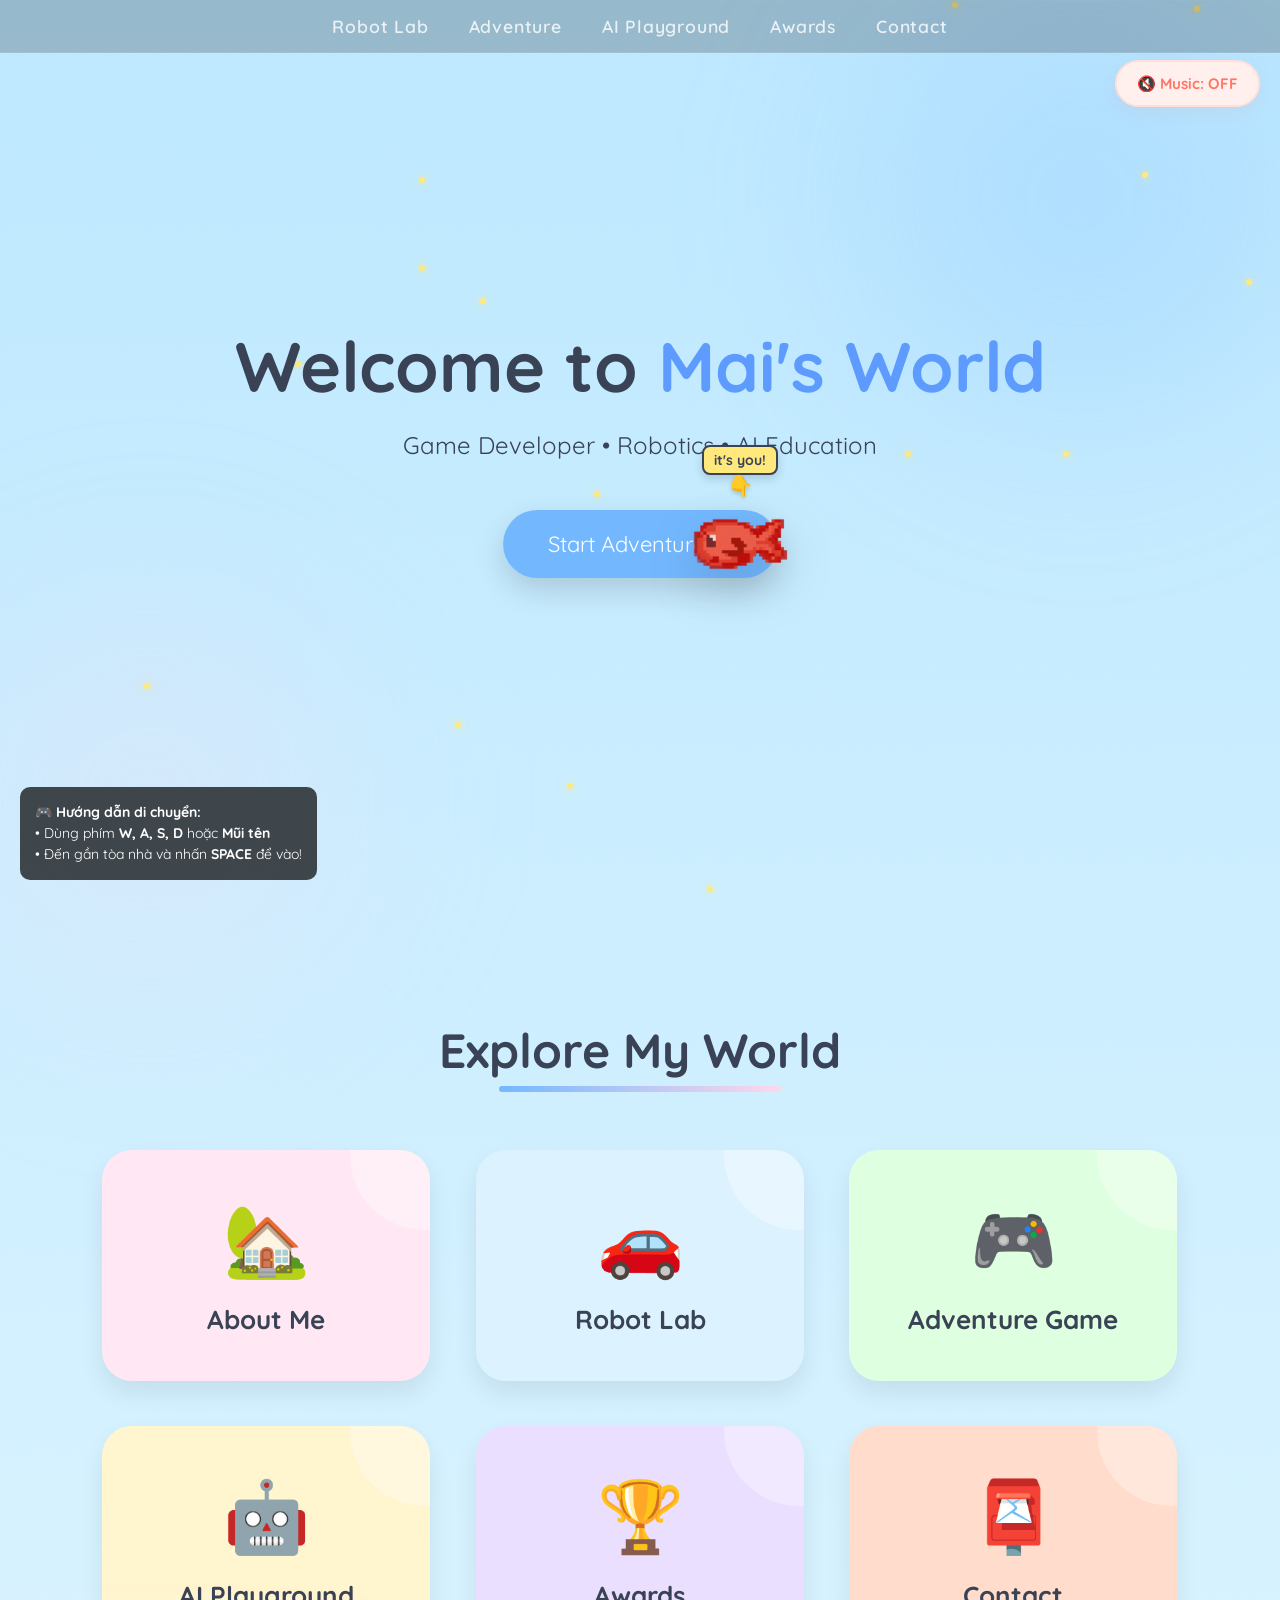
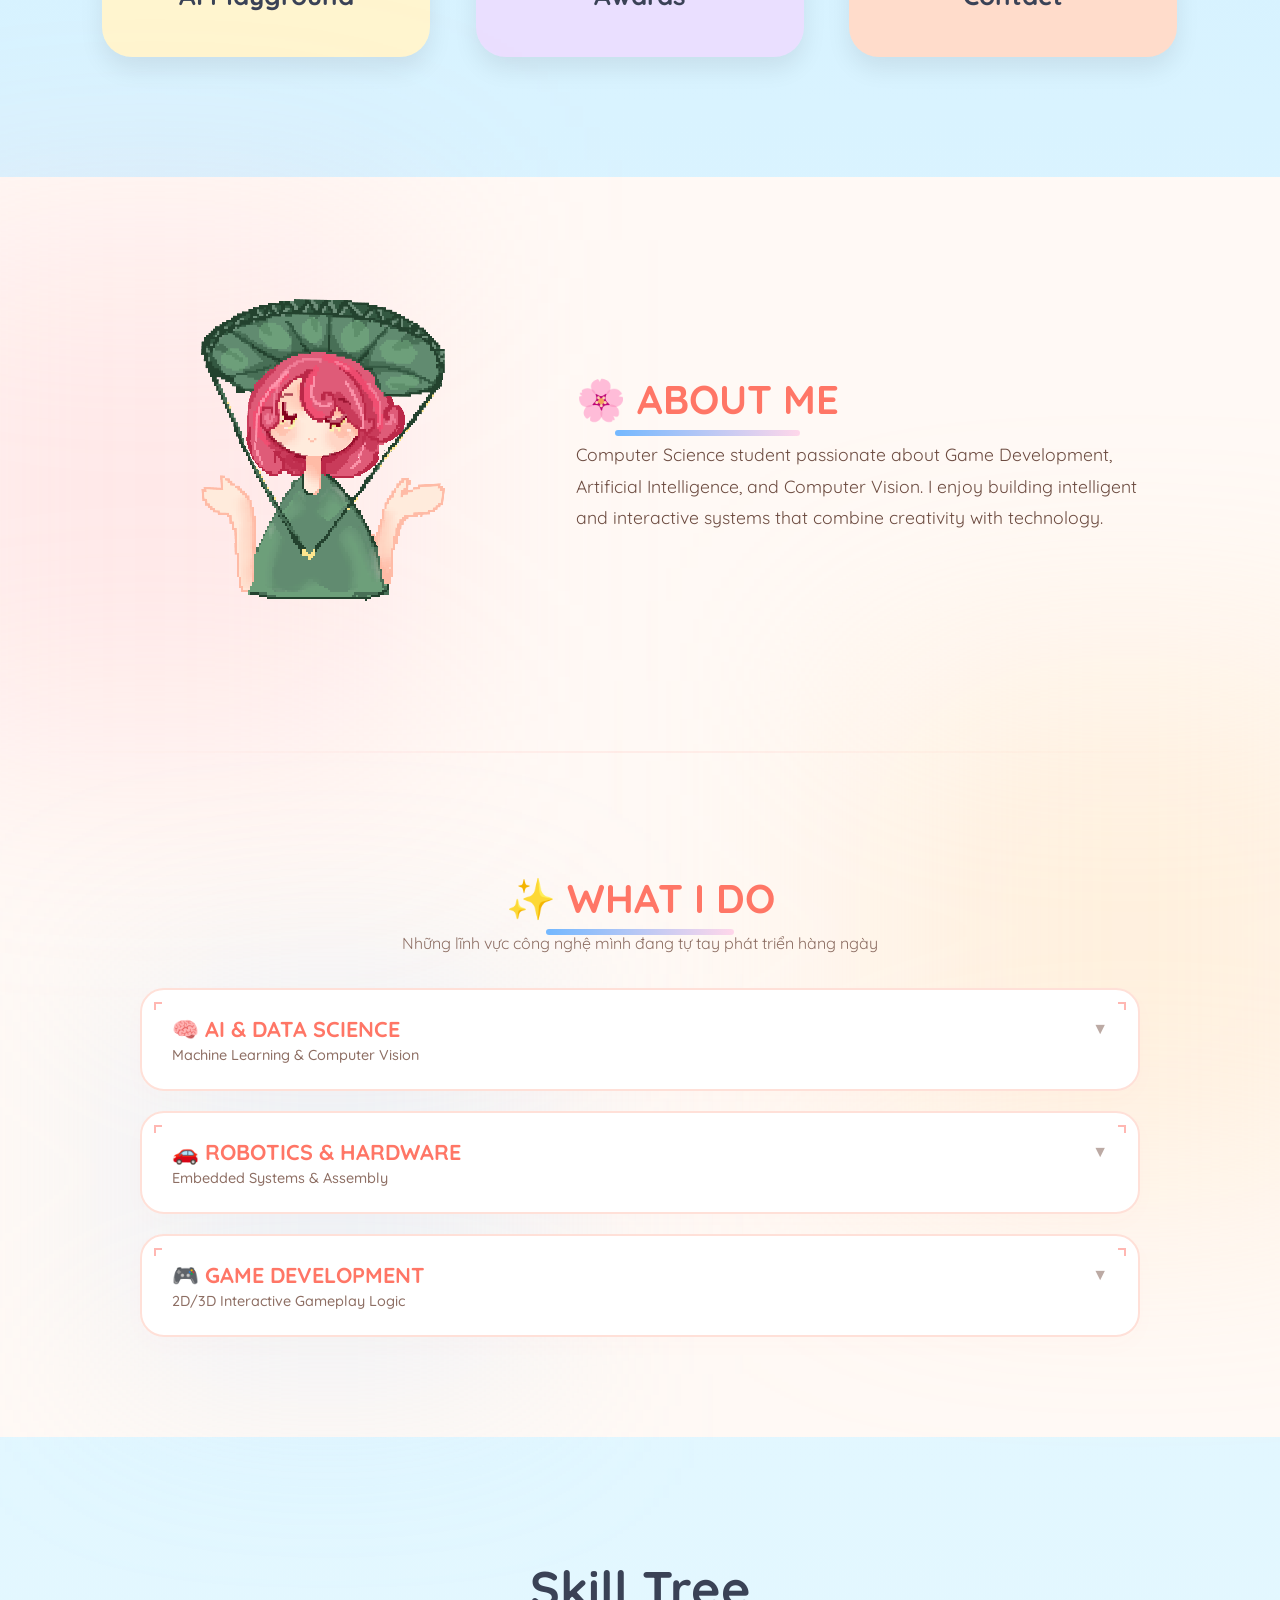
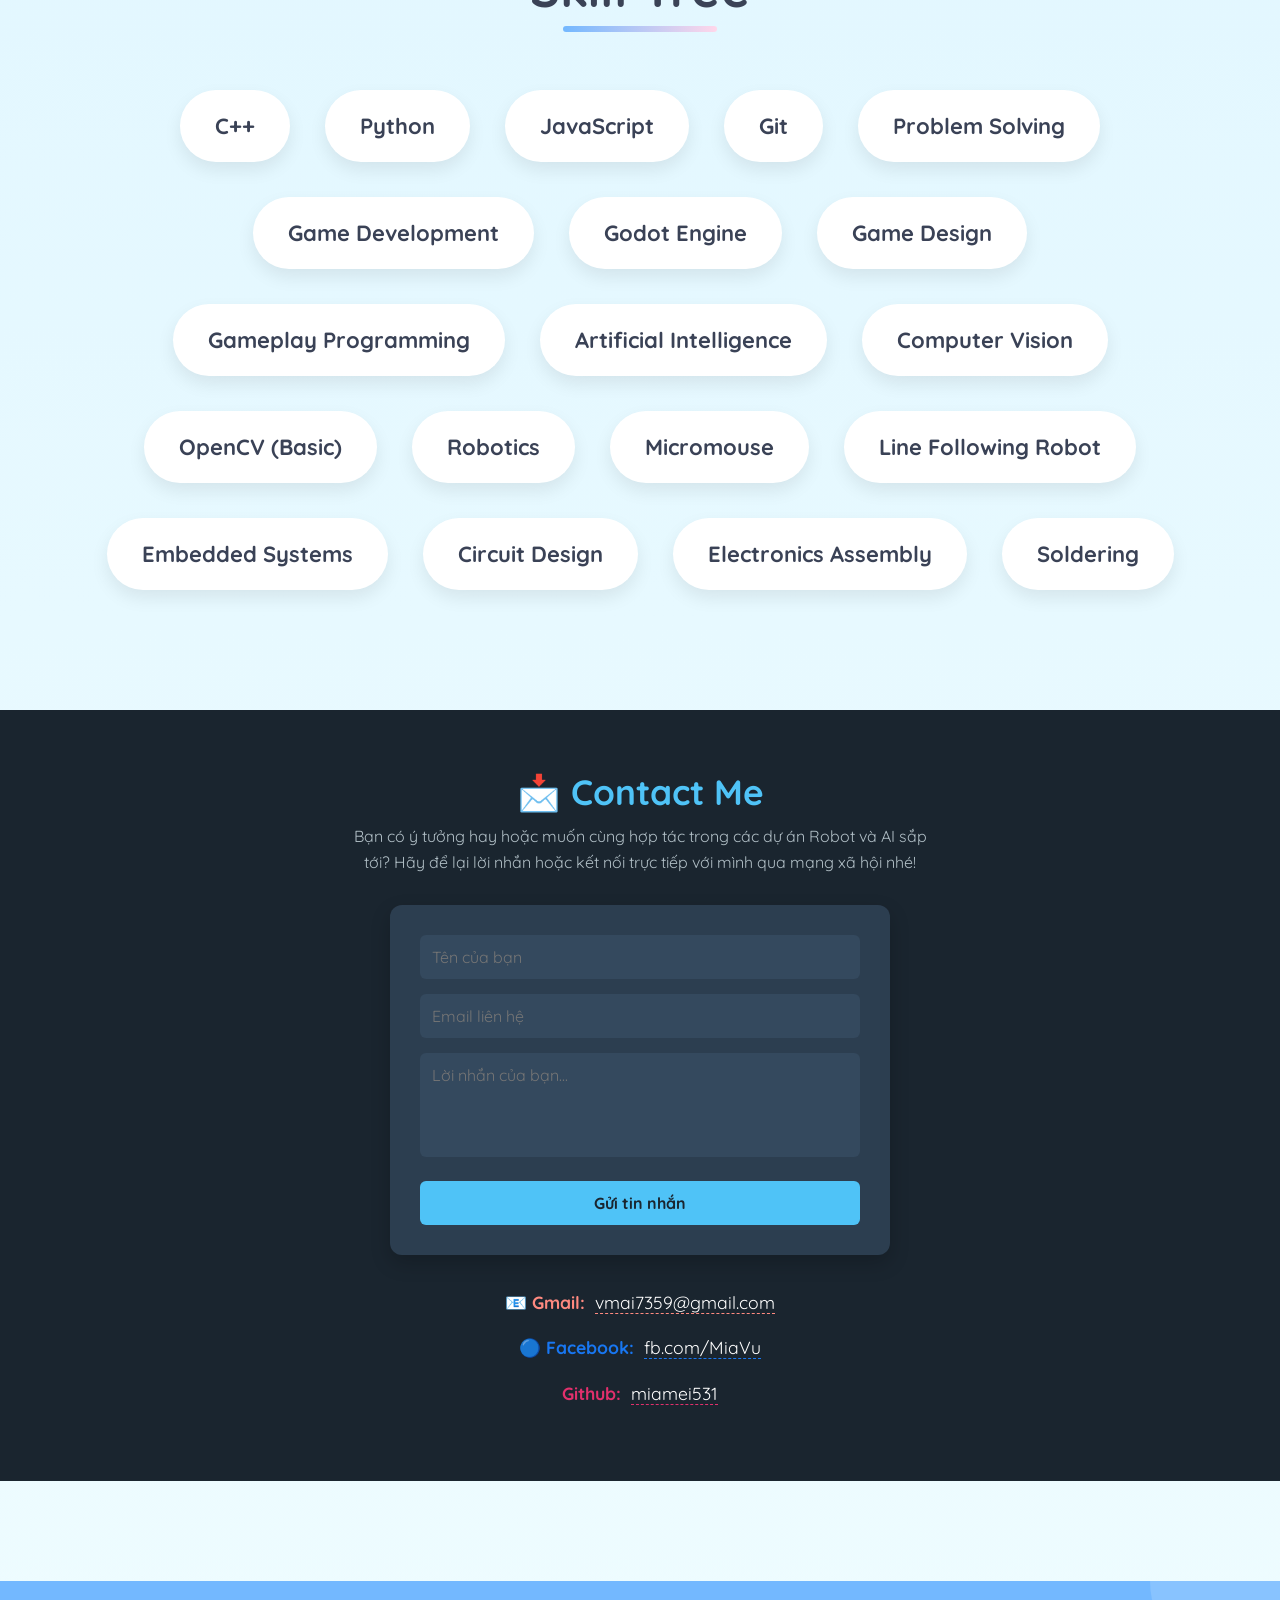
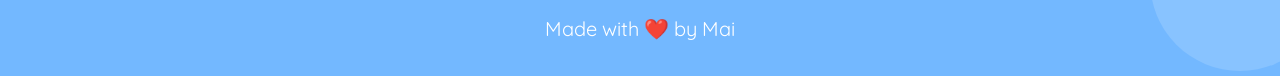
<file: index.html>
<!DOCTYPE html>
<html lang="en">

<head>
    <meta charset="UTF-8">
    <meta name="viewport" content="width=device-width, initial-scale=1.0">
    <title>Mai's World</title>
    <link rel="stylesheet" href="style.css">
    <link rel="preconnect" href="https://fonts.googleapis.com">
    <link rel="preconnect" href="https://fonts.gstatic.com" crossorigin>
    <link href="https://fonts.googleapis.com/css2?family=Quicksand:wght@400;600;700&display=swap" rel="stylesheet">
    
    <!-- ĐƯA CSS MENU LÊN HEAD ĐỂ TRÁNH LÀM VỠ LAYOUT BODY -->
    <style>
        #taskboard-nav {
            position: fixed !important;
            top: 0 !important;
            left: 0 !important;
            width: 100% !important;
            box-sizing: border-box !important;
            background: rgba(0, 0, 0, 0.2); /* Dùng nền tối nhẹ thay cho backdrop-filter để tránh lỗi vỡ góc */
            padding: 15px 0 !important;
            z-index: 99999 !important;
            display: flex !important;
            justify-content: center !important;
            gap: 40px !important;
            font-family: 'Segoe UI', -apple-system, sans-serif !important;
            border-bottom: 1px solid rgba(255, 255, 255, 0.1) !important;
        }
        .nav-item-simple {
            color: #ffffff !important; 
            text-decoration: none !important;
            font-size: 1.1rem !important; 
            font-weight: 600 !important; 
            letter-spacing: 0.8px !important;
            opacity: 0.8 !important; 
            transition: opacity 0.2s ease, transform 0.2s ease !important;
            display: inline-block !important;
        }
        .nav-item-simple:hover {
            opacity: 1 !important; 
            transform: translateY(-1px) !important;
        }
    </style>
</head>

<body>

<!-- ==================== TASKBOARD TỐI GIẢN TRÊN CÙNG ==================== -->
<div id="taskboard-nav">
    <a href="robot.html" class="nav-item-simple">Robot Lab</a>
    <a href="adventure.html" class="nav-item-simple">Adventure</a>
    <a href="ai.html" class="nav-item-simple">AI Playground</a>
    <a href="awards.html" class="nav-item-simple">Awards</a>
    <a href="#contact-section" onclick="document.getElementById('contact-section').scrollIntoView({behavior: 'smooth'}); return false;" class="nav-item-simple">Contact</a>
</div>
<!-- ====================================================================== -->

<!--================ LOADING =================-->
<div id="loading-screen">
    <h1>Loading Mai's World...</h1>
    <div class="loading-bar">
        <div class="progress"></div>
    </div>
</div>

<!--================ MUSIC =================-->
<button id="music-btn">🎵 Music</button>

<!--================ SKY =================-->
<div class="sky">
    <div class="cloud cloud1"></div>
    <div class="cloud cloud2"></div>
    <div class="cloud cloud3"></div>
</div>

<!--================ PARTICLES =================-->
<div id="particles"></div>

<!-- BẢNG CHỈ DẪN DI CHUYỂN MỚI THÊM -->
<div id="movement-tutorial" style="position: fixed; bottom: 20px; left: 20px; background: rgba(0,0,0,0.7); color: white; padding: 15px; border-radius: 10px; font-size: 14px; z-index: 9999; pointer-events: none; line-height: 1.5;">
    🎮 <b>Hướng dẫn di chuyển:</b><br>
    • Dùng phím <b>W, A, S, D</b> hoặc <b>Mũi tên</b><br>
    • Đến gần tòa nhà và nhấn <b>SPACE</b> để vào!
</div>

<!--================ HERO =================-->
<section id="hero">
    <h1>Welcome to <span>Mai's World</span></h1>
    <p>Game Developer • Robotics • AI Education</p>
    <button id="startBtn">Start Adventure →</button>
</section>

<!--================ CHARACTER =================-->
<section id="character">
    <div class="avatar">
        <div class="player-pointer">
            <span class="pointer-text">it's you!</span>
            <div class="pointer-arrow">👇</div>
        </div>
        <img src="assets/avatar.png">
    </div>
</section>

<!--================ MAP =================-->
<section id="world">
    <h2>Explore My World</h2>
    <div class="map">
        <div class="building" onclick="openAbout()">
            🏡
            <h3>About Me</h3>
        </div>

        <div class="building" onclick="openRobot()">
            🚗
            <h3>Robot Lab</h3>
        </div>

        <div class="building" onclick="openAdventure()">
            🎮
            <h3>Adventure Game</h3>
        </div>

        <div class="building" onclick="openAI()">
            🤖
            <h3>AI Playground</h3>
        </div>

        <div class="building" onclick="openAwards()">
            🏆
            <h3>Awards</h3>
        </div>

        <div class="building" onclick="document.getElementById('contact-section').scrollIntoView({behavior: 'smooth'});">
            📮
            <h3>Contact</h3>
        </div>
    </div>
</section>

<!-- ==================== GỘP SMOOTH SMOOTH SECTION: ABOUT ME & WHAT I DO (ĐÃ BỔ SUNG GAME DEV) ==================== -->
<section id="about" style="
    background: #fff9f5; /* Đồng bộ một màu nền duy nhất chạy xuyên suốt */
    color: #5c4d46; 
    padding: 100px 20px; 
    position: relative; 
    font-family: 'Quicksand', 'Segoe UI', sans-serif;
    display: flex;
    flex-direction: column;
    align-items: center;
    gap: 120px; /* Tạo khoảng cách rộng rãi giữa 2 khối */
">
    <!-- Các đốm sáng mây pastel bồng bềnh dùng chung cho cả trang -->
    <div style="position: absolute; width: 500px; height: 500px; background: rgba(255, 182, 193, 0.25); filter: blur(120px); top: 5%; left: -100px; pointer-events: none;"></div>
    <div style="position: absolute; width: 500px; height: 500px; background: rgba(255, 224, 178, 0.35); filter: blur(120px); top: 40%; right: -100px; pointer-events: none;"></div>
    <div style="position: absolute; width: 400px; height: 400px; background: rgba(187, 222, 251, 0.25); filter: blur(100px); bottom: 5%; left: 10%; pointer-events: none;"></div>

    <!-- Khởi tạo các CSS hiệu ứng mượt và hít thở -->
    <style>
        /* Hiệu ứng thở của bé tóc hồng lá sen */
        @keyframes cuteBreathing {
            0% { transform: translateY(0px) scale(1); }
            50% { transform: translateY(-12px) scale(1.02); }
            100% { transform: translateY(0px) scale(1); }
        }
        .cute-avatar-smooth {
            max-width: 100%;
            height: auto;
            max-height: 350px;
            animation: cuteBreathing 4s ease-in-out infinite;
            image-rendering: pixelated;
        }

        /* Class nền tảng cho hiệu ứng lướt tới đâu hiện hình tới đó */
        .scroll-reveal {
            opacity: 0;
            transform: translateY(40px);
            transition: opacity 0.8s cubic-bezier(0.25, 1, 0.5, 1), transform 0.8s cubic-bezier(0.25, 1, 0.5, 1);
        }
        /* Khi lướt trúng, JavaScript sẽ tự động thêm class này để hiện hình */
        .scroll-reveal.visible {
            opacity: 1;
            transform: translateY(0);
        }

        /* Style hộp Accordion dễ thương */
        .pastel-box {
            position: relative;
            padding: 25px 30px;
            background: #ffffff;
            border: 2px solid #ffe0d8;
            border-radius: 24px;
            cursor: pointer;
            box-shadow: 0 8px 24px rgba(255, 111, 97, 0.02);
            transition: transform 0.3s ease, box-shadow 0.3s ease, border-color 0.3s;
        }
        .pastel-box:hover {
            transform: translateY(-4px);
            box-shadow: 0 12px 30px rgba(255, 111, 97, 0.06);
        }
        .pastel-box.active {
            border-color: #ffb7b2;
            background: #fffefd;
        }

        /* Chi tiết ẩn xổ bên trong */
        .pastel-details {
            max-height: 0;
            overflow: hidden;
            opacity: 0;
            transition: max-height 0.4s cubic-bezier(0, 1, 0, 1), opacity 0.3s ease, margin-top 0.3s ease;
        }
        .pastel-box.active .pastel-details {
            max-height: 800px;
            opacity: 1;
            margin-top: 15px;
        }
        .pastel-box.active .mini-arrow {
            transform: rotate(180deg);
            color: #ff8a80;
        }

        .pastel-tag-item {
            display: inline-block;
            background: #fff0ed;
            color: #ff7b6e;
            padding: 5px 12px;
            border-radius: 30px;
            font-size: 0.85rem;
            margin: 4px;
            font-weight: 600;
            border: 1px solid #ffe0da;
        }
    </style>


    <!-- ================= KHỐI 1: ABOUT ME ================= -->
    <div class="scroll-reveal" style="max-width: 1000px; width: 100%; display: flex; gap: 60px; align-items: center; flex-wrap: wrap;">
        <!-- Bên trái Khối 1: Ảnh của bạn đang thở nhẹ nhàng -->
        <div style="flex: 1; min-width: 280px; text-align: center;">
            <img src="assets/pixel-girl.PNG" class="cute-avatar-smooth" alt="My Pixel Character">
        </div>
        
        <!-- Bên phải Khối 1: Đoạn giới thiệu bản thân nhẹ nhàng -->
        <div style="flex: 1.5; min-width: 320px;">
            <h2 style="font-size: 2.5rem; font-weight: 800; color: #ff7666; margin: 0 0 15px 0;">🌸 ABOUT ME</h2>
            <p style="font-size: 1.1rem; line-height: 1.8; color: #6d4c41; margin: 0;">
                Computer Science student passionate about Game Development, Artificial Intelligence, and Computer Vision. I enjoy building intelligent and interactive systems that combine creativity with technology.
            </p>
        </div>
    </div>


    <!-- Dải phân cách vô hình hoặc lượn sóng mờ nhẹ mắt thường khó nhận ra -->
    <div style="width: 100%; height: 2px; background: linear-gradient(to right, transparent, rgba(255,183,178,0.2), transparent);"></div>


    <!-- ================= KHỐI 2: WHAT I DO (XỔ ACCORDION - ĐÃ BỔ SUNG GAME DEV) ================= -->
    <div class="scroll-reveal" style="max-width: 1000px; width: 100%; display: flex; flex-direction: column; gap: 35px;">
        
        <!-- Tiêu đề khối 2 -->
        <div style="text-align: center;">
            <h2 style="font-size: 2.5rem; font-weight: 800; color: #ff7666; margin: 0 0 10px 0;">✨ WHAT I DO</h2>
            <p style="font-size: 1rem; color: #8d6e63; margin: 0;">Những lĩnh vực công nghệ mình đang tự tay phát triển hàng ngày</p>
        </div>

        <!-- Các hộp nội dung bo tròn lớn -->
        <div style="display: flex; flex-direction: column; gap: 20px;">
            
            <!-- Hộp AI -->
            <div class="pastel-box" onclick="togglePastelAccordion(this)">
                <div style="position: absolute; top: 12px; left: 12px; width: 8px; height: 8px; border-top: 2px solid #ffb7b2; border-left: 2px solid #ffb7b2;"></div>
                <div style="position: absolute; top: 12px; right: 12px; width: 8px; height: 8px; border-top: 2px solid #ffb7b2; border-right: 2px solid #ffb7b2;"></div>
                <div class="mini-arrow" style="position: absolute; right: 30px; top: 28px; font-size: 1rem; color: #bcaaa4; transition: transform 0.3s;">▼</div>

                <h3 style="font-size: 1.35rem; font-weight: 700; margin: 0 0 4px 0; color: #ff7666;">🧠 AI & DATA SCIENCE</h3>
                <h4 style="font-size: 0.9rem; color: #8d6e63; font-weight: 500; margin: 0;">Machine Learning & Computer Vision</h4>
                
                <div class="pastel-details">
                    <p style="font-size: 0.95rem; color: #6d4c41; line-height: 1.6; margin: 0 0 12px 0;">
                        Tập trung xây dựng các mô hình học máy thông minh và thuật toán xử lý hình ảnh tự động giúp nhận diện vật thể linh hoạt.
                    </p>
                    <div class="pastel-tag-item">👁️ AI Playground System</div>
                    <div class="pastel-tag-item">🤖 Object Detection Model</div>
                </div>
            </div>

            <!-- Hộp Robot -->
            <div class="pastel-box" onclick="togglePastelAccordion(this)">
                <div style="position: absolute; top: 12px; left: 12px; width: 8px; height: 8px; border-top: 2px solid #ffb7b2; border-left: 2px solid #ffb7b2;"></div>
                <div style="position: absolute; top: 12px; right: 12px; width: 8px; height: 8px; border-top: 2px solid #ffb7b2; border-right: 2px solid #ffb7b2;"></div>
                <div class="mini-arrow" style="position: absolute; right: 30px; top: 28px; font-size: 1rem; color: #bcaaa4; transition: transform 0.3s;">▼</div>

                <h3 style="font-size: 1.35rem; font-weight: 700; margin: 0 0 4px 0; color: #ff7666;">🚗 ROBOTICS & HARDWARE</h3>
                <h4 style="font-size: 0.9rem; color: #8d6e63; font-weight: 500; margin: 0;">Embedded Systems & Assembly</h4>
                
                <div class="pastel-details">
                    <p style="font-size: 0.95rem; color: #6d4c41; line-height: 1.6; margin: 0 0 12px 0;">
                        Lập trình vi điều khiển, thiết kế bảng mạch nhúng và tỉ mỉ tối ưu hóa phần cứng cho hệ thống mô hình tự hành độc lập.
                    </p>
                    <div class="pastel-tag-item">🏎️ Micromouse Self-Driving</div>
                    <div class="pastel-tag-item">🔧 Robot Lab Embedded Control</div>
                </div>
            </div>

            <!-- Hộp Game Development (MỚI BỔ SUNG) -->
            <div class="pastel-box" onclick="togglePastelAccordion(this)">
                <div style="position: absolute; top: 12px; left: 12px; width: 8px; height: 8px; border-top: 2px solid #ffb7b2; border-left: 2px solid #ffb7b2;"></div>
                <div style="position: absolute; top: 12px; right: 12px; width: 8px; height: 8px; border-top: 2px solid #ffb7b2; border-right: 2px solid #ffb7b2;"></div>
                <div class="mini-arrow" style="position: absolute; right: 30px; top: 28px; font-size: 1rem; color: #bcaaa4; transition: transform 0.3s;">▼</div>

                <h3 style="font-size: 1.35rem; font-weight: 700; margin: 0 0 4px 0; color: #ff7666;">🎮 GAME DEVELOPMENT</h3>
                <h4 style="font-size: 0.9rem; color: #8d6e63; font-weight: 500; margin: 0;">2D/3D Interactive Gameplay Logic</h4>
                
                <div class="pastel-details">
                    <p style="font-size: 0.95rem; color: #6d4c41; line-height: 1.6; margin: 0 0 12px 0;">
                        Lập trình tư duy logic game, thiết kế màn chơi và tối ưu hiệu năng đồ họa. Xây dựng thế giới tương tác sinh động với lối chơi lôi cuốn độc đáo.
                    </p>
                    <div class="pastel-tag-item">🐟 Adventure Canvas Game</div>
                    <div class="pastel-tag-item">🕹️ Godot Mechanics Simulation</div>
                </div>
            </div>

        </div>
    </div>
</section>

<!-- ================= SCRIPT LOGIC JAVASCRIPT (ĐÓNG MỞ & CUỘN MƯỢT) ================= -->
<script>
    // 1. Hàm đóng mở Accordion
    function togglePastelAccordion(cardElement) {
        const isOpen = cardElement.classList.contains('active');
        document.querySelectorAll('.pastel-box').forEach(card => card.classList.remove('active'));
        if (!isOpen) {
            cardElement.classList.add('active');
        }
    }

    // 2. Logic theo dõi cuộn chuột (Intersection Observer) giúp lướt web đổi hiệu ứng siêu mượt ẩn hiện
    document.addEventListener("DOMContentLoaded", function() {
        const revealElements = document.querySelectorAll('.scroll-reveal');
        
        const observer = new IntersectionObserver((entries) => {
            entries.forEach(entry => {
                if (entry.isIntersecting) {
                    entry.target.classList.add('visible'); // Thêm class hiện hình khi cuộn tới
                }
            });
        }, {
            threshold: 0.15 // Hiện hình khi 15% diện tích khối lọt vào màn hình
        });

        revealElements.forEach(el => observer.observe(el));
    });
</script>
<!--================ SKILLS =================-->
<section id="skills">
    <h2>Skill Tree</h2>

    <div class="skill-tree">
        <!-- Programming -->
        <div class="node">C++</div>
        <div class="node">Python</div>
        <div class="node">JavaScript</div>
        <div class="node">Git</div>
        <div class="node">Problem Solving</div>

        <!-- Game Dev -->
        <div class="node">Game Development</div>
        <div class="node">Godot Engine</div>
        <div class="node">Game Design</div>
        <div class="node">Gameplay Programming</div>

        <!-- AI / Vision -->
        <div class="node">Artificial Intelligence</div>
        <div class="node">Computer Vision</div>
        <div class="node">OpenCV (Basic)</div>

        <!-- Robotics / Embedded -->
        <div class="node">Robotics</div>
        <div class="node">Micromouse</div>
        <div class="node">Line Following Robot</div>
        <div class="node">Embedded Systems</div>

        <!-- Hardware -->
        <div class="node">Circuit Design</div>
        <div class="node">Electronics Assembly</div>
        <div class="node">Soldering</div>
    </div>
</section>

<!-- ================= CONG CONTACT (LIÊN HỆ) ================= -->
<div id="contact-section" style="background: #1a252f; color: white; padding: 60px 20px; text-align: center; font-family: 'Segoe UI', sans-serif;">
    <h2 style="color: #4fc3f7; font-size: 2.2rem; margin-bottom: 10px;">📩 Contact Me</h2>
    <p style="color: #b0bec5; max-width: 600px; margin: 0 auto 30px auto; line-height: 1.6;">
        Bạn có ý tưởng hay hoặc muốn cùng hợp tác trong các dự án Robot và AI sắp tới? Hãy để lại lời nhắn hoặc kết nối trực tiếp với mình qua mạng xã hội nhé!
    </p>
    
    <div style="max-width: 500px; margin: 0 auto; background: #2c3e50; padding: 30px; border-radius: 12px; box-shadow: 0 8px 20px rgba(0,0,0,0.2); margin-bottom: 30px;">
        <form onsubmit="alert('Cảm ơn bạn đã gửi tin nhắn! Mình sẽ phản hồi sớm nhất.'); return false;">
            <input type="text" placeholder="Tên của bạn" required style="width: 100%; padding: 12px; margin-bottom: 15px; border: none; border-radius: 6px; box-sizing: border-box; background: #34495e; color: white; font-size: 1rem;">
            <input type="email" placeholder="Email liên hệ" required style="width: 100%; padding: 12px; margin-bottom: 15px; border: none; border-radius: 6px; box-sizing: border-box; background: #34495e; color: white; font-size: 1rem;">
            <textarea placeholder="Lời nhắn của bạn..." rows="4" required style="width: 100%; padding: 12px; margin-bottom: 20px; border: none; border-radius: 6px; box-sizing: border-box; background: #34495e; color: white; font-size: 1rem; resize: none;"></textarea>
            <button type="submit" style="background: #4fc3f7; color: #1a252f; border: none; padding: 12px 30px; font-weight: bold; border-radius: 6px; cursor: pointer; font-size: 1rem; width: 100%; transition: 0.3s;">Gửi tin nhắn</button>
        </form>
    </div>

    <div style="display: block; margin-top: 20px; font-size: 1.1rem; line-height: 2;">
        <div style="margin-bottom: 10px;">
            <span style="color: #ff8a80; font-weight: bold;">📧 Gmail:</span> 
            <a href="mailto:vmai7359@gmail.com" style="color: #ffffff; text-decoration: none; border-bottom: 1px dashed #ff8a80; margin-left: 5px;">vmai7359@gmail.com</a>
        </div>
        <div style="margin-bottom: 10px;">
            <span style="color: #1877f2; font-weight: bold;">🔵 Facebook:</span> 
            <a href="https://www.facebook.com/mia.vu.concahaha/" target="_blank" style="color: #ffffff; text-decoration: none; border-bottom: 1px dashed #1877f2; margin-left: 5px;">fb.com/MiaVu</a>
        </div>
        <div style="margin-bottom: 10px;">
            <span style="color: #e1306c; font-weight: bold;">Github:</span> 
            <a href="https://github.com/miamei531" target="_blank" style="color: #ffffff; text-decoration: none; border-bottom: 1px dashed #e1306c; margin-left: 5px;">miamei531</a>
        </div>
    </div>
</div>

<!--================ FOOTER =================-->
<footer>
    Made with ❤️ by Mai
</footer>

<script src="script.js"></script>

</body>
</html>
</file>
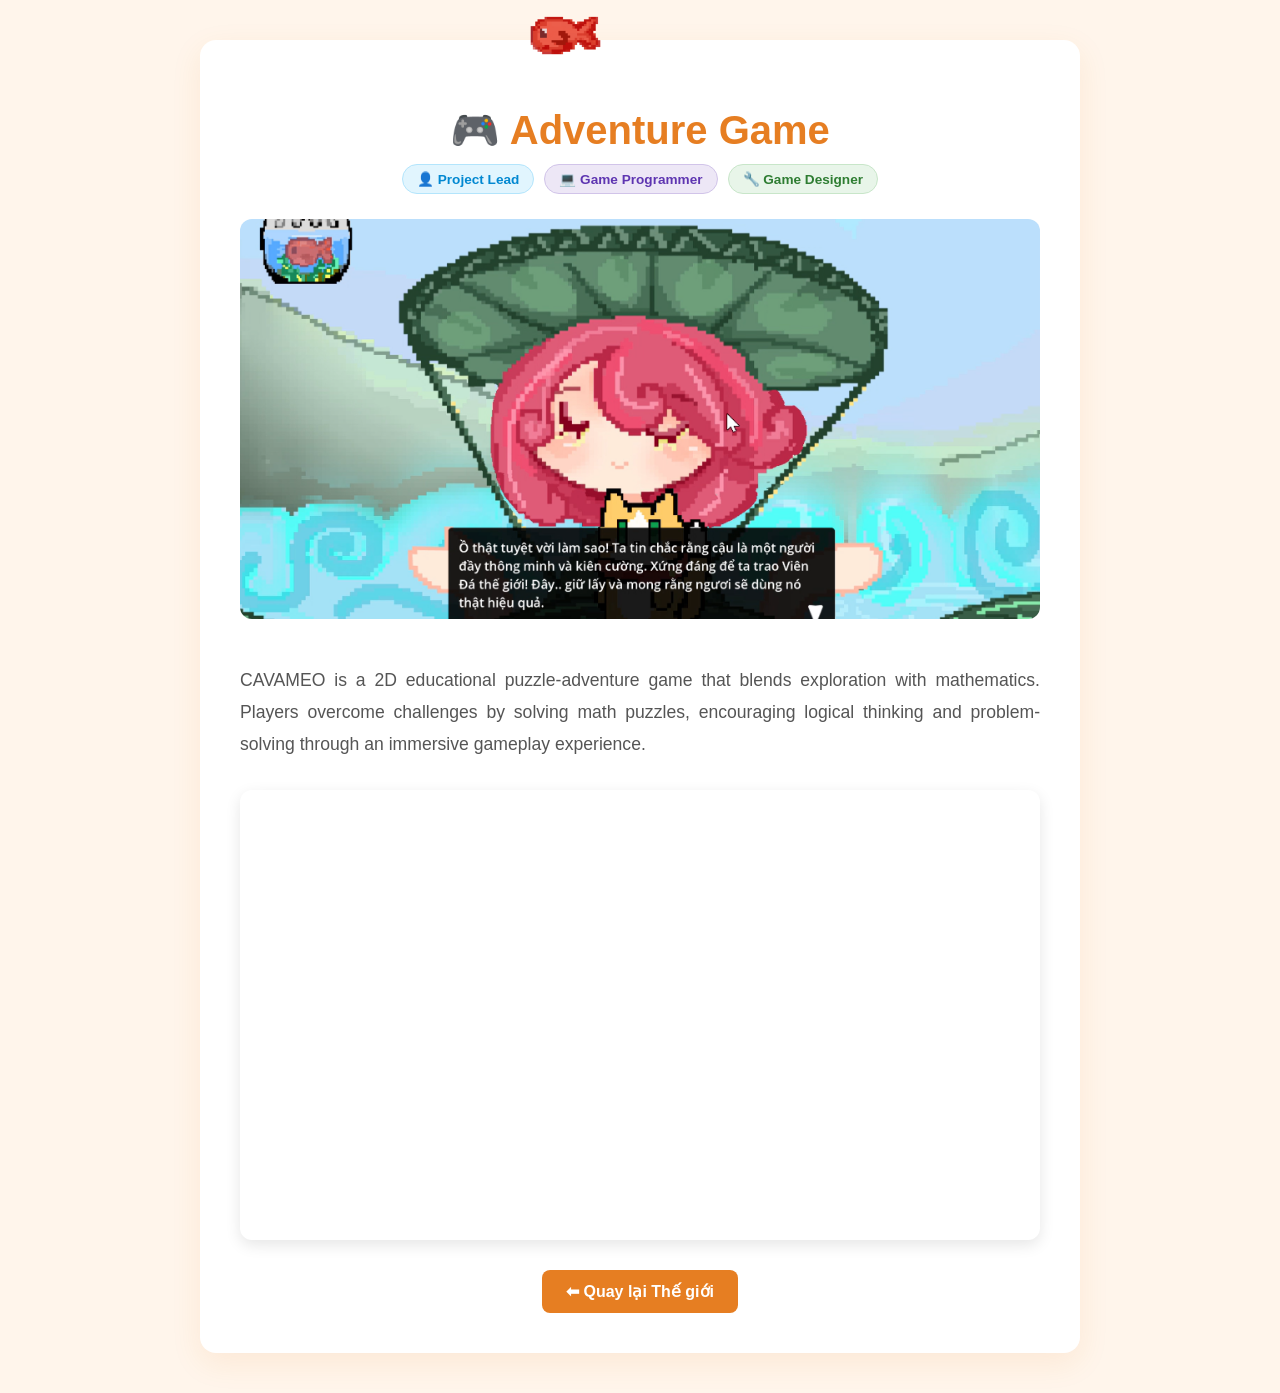
<file: adventure.html>
<!DOCTYPE html>
<html lang="vi">
<head>
    <meta charset="UTF-8">
    <meta name="viewport" content="width=device-width, initial-scale=1.0">
    <title>Adventure Game - Mai's World</title>
    <style>
        /* --- ĐOẠN MỚI THÊM: ẨN CHUỘT VÀ TẠO HÌNH CON CÁ --- */
        *, *::before, *::after, body {
            cursor: none !important;
        }
        .fish-cursor {
            position: fixed;
            width: 150px;
            height: auto;
            pointer-events: none;
            z-index: 9999;
            transform: translate(-50%, -50%);
            transition: transform 0.05s ease-out;
        }
        /* ------------------------------------------------ */

        body {
            font-family: 'Segoe UI', Tahoma, Geneva, Verdana, sans-serif;
            background-color: #fff5eb;
            color: #333;
            margin: 0;
            padding: 40px 20px;
            display: flex;
            flex-direction: column;
            align-items: center;
        }
        .container {
            max-width: 800px;
            background: white;
            padding: 40px;
            border-radius: 16px;
            box-shadow: 0 10px 30px rgba(230, 126, 34, 0.1);
            text-align: center;
        }
        h1 {
            color: #e67e22;
            font-size: 2.5rem;
            margin-bottom: 20px;
        }
        .project-img {
            width: 100%;
            max-height: 400px;
            object-fit: cover;
            border-radius: 12px;
            margin-bottom: 25px;
        }
        p {
            font-size: 1.1rem;
            line-height: 1.8;
            color: #555;
            text-align: justify;
            margin-bottom: 30px;
        }
        .video-container {
            position: relative;
            padding-bottom: 56.25%;
            height: 0;
            overflow: hidden;
            border-radius: 12px;
            box-shadow: 0 5px 15px rgba(0,0,0,0.1);
            margin-bottom: 30px;
        }
        .video-container iframe {
            position: absolute;
            top: 0;
            left: 0;
            width: 100%;
            height: 100%;
            border: 0;
        }
        .back-btn {
            display: inline-block;
            padding: 12px 24px;
            background: #e67e22;
            color: white;
            text-decoration: none;
            border-radius: 8px;
            font-weight: bold;
            transition: 0.3s;
        }
        .back-btn:hover {
            background: #d35400;
            transform: translateY(-2px);
        }
    </style>
</head>
<body>

    <!-- THẺ CON CÁ -->
    <img src="assets/avatar.png" class="fish-cursor" id="fishCursor">

    <div class="container">
        <h1>🎮 Adventure Game</h1>
        <div style="display: flex; justify-content: center; gap: 10px; margin: -10px 0 25px 0; flex-wrap: wrap;">
            <span style="background: #e1f5fe; color: #0288d1; padding: 6px 14px; border-radius: 20px; font-size: 0.85rem; font-weight: bold; border: 1px solid #b3e5fc;">👤 Project Lead</span>
            <span style="background: #ede7f6; color: #5e35b1; padding: 6px 14px; border-radius: 20px; font-size: 0.85rem; font-weight: bold; border: 1px solid #d1c4e9;">💻 Game Programmer</span>
            <span style="background: #e8f5e9; color: #2e7d32; padding: 6px 14px; border-radius: 20px; font-size: 0.85rem; font-weight: bold; border: 1px solid #c8e6c9;">🔧 Game Designer</span>
        </div>
        <img class="project-img" src="assets/cavameo.png" alt="Adventure Game">
        <p>
            CAVAMEO is a 2D educational puzzle-adventure game that blends exploration with mathematics. Players overcome challenges by solving math puzzles, encouraging logical thinking and problem-solving through an immersive gameplay experience.
        </p>
        <div class="video-container">
            <iframe
                src="https://www.youtube.com/embed/nzNtra9L1J4"
                title="Adventure Game Demo"
                allow="accelerometer; autoplay; clipboard-write; encrypted-media; gyroscope; picture-in-picture; web-share"
                referrerpolicy="strict-origin-when-cross-origin"
                allowfullscreen>
            </iframe>
        </div>    
        <a href="index.html" class="back-btn">⬅ Quay lại Thế giới</a>
    </div>

    <!-- SCRIPT ĐIỀU KHIỂN CÁ -->
    <script>
        const fish = document.getElementById('fishCursor');
        let lastX = 0;

        document.addEventListener('mousemove', (e) => {
            fish.style.left = e.clientX + 'px';
            fish.style.top = e.clientY + 'px';

            if (e.clientX < lastX) {
                fish.style.transform = 'translate(-50%, -50%) scaleX(-1)';
            } else if (e.clientX > lastX) {
                fish.style.transform = 'translate(-50%, -50%) scaleX(1)';
            }
            lastX = e.clientX;
        });
    </script>
</body>
</html>
</file>
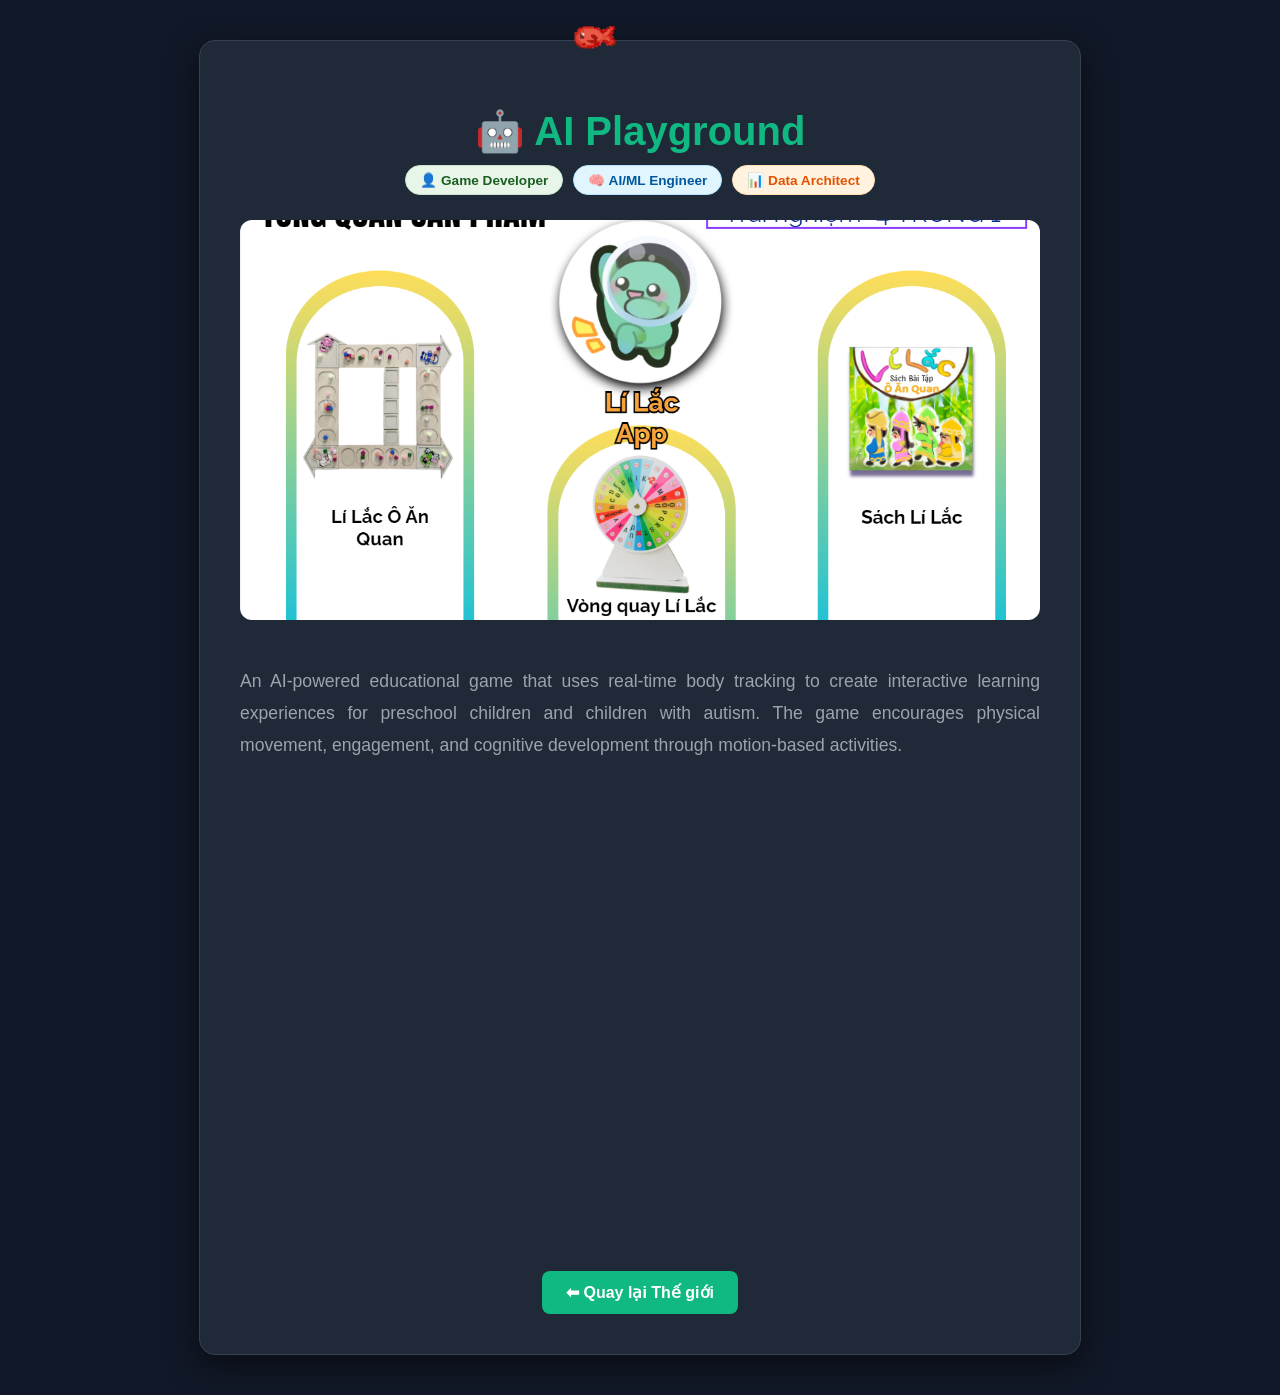
<file: ai.html>
<!DOCTYPE html>
<html lang="vi">
<head>
    <meta charset="UTF-8">
    <meta name="viewport" content="width=device-width, initial-scale=1.0">
    <title>AI Playground - Mai's World</title>
    <style>
        *, *::before, *::after, body { cursor: none !important; }
        .fish-cursor { position: fixed; width: 90px; height: auto; pointer-events: none; z-index: 9999; transform: translate(-50%, -50%); transition: transform 0.05s ease-out; }
        body { font-family: 'Segoe UI', sans-serif; background-color: #111827; color: #f3f4f6; margin: 0; padding: 40px 20px; display: flex; flex-direction: column; align-items: center; }
        .container { max-width: 800px; background: #1f2937; padding: 40px; border-radius: 16px; box-shadow: 0 10px 30px rgba(0,0,0,0.5); text-align: center; border: 1px solid #374151; }
        h1 { color: #10b981; font-size: 2.5rem; margin-bottom: 20px; }
        .project-img { width: 100%; max-height: 400px; object-fit: cover; border-radius: 12px; margin-bottom: 25px; }
        p { font-size: 1.1rem; line-height: 1.8; color: #9ca3af; text-align: justify; margin-bottom: 30px; }
        .video-container { position: relative; padding-bottom: 56.25%; height: 0; overflow: hidden; border-radius: 12px; margin-bottom: 30px; }
        .video-container iframe { position: absolute; top: 0; left: 0; width: 100%; height: 100%; border: 0; }
        .back-btn { display: inline-block; padding: 12px 24px; background: #10b981; color: white; text-decoration: none; border-radius: 8px; font-weight: bold; transition: 0.3s; }
        .back-btn:hover { background: #059669; transform: translateY(-2px); }
    </style>
</head>
<body>
    <img src="assets/avatar.png" class="fish-cursor" id="fishCursor">
    <div class="container">
        <h1>🤖 AI Playground</h1>
        <div style="display: flex; justify-content: center; gap: 10px; margin: -10px 0 25px 0; flex-wrap: wrap;">
            <span style="background: #e8f5e9; color: #1b5e20; padding: 6px 14px; border-radius: 20px; font-size: 0.85rem; font-weight: bold; border: 1px solid #c8e6c9;">👤 Game Developer</span>
            <span style="background: #e1f5fe; color: #01579b; padding: 6px 14px; border-radius: 20px; font-size: 0.85rem; font-weight: bold; border: 1px solid #b3e5fc;">🧠 AI/ML Engineer</span>
            <span style="background: #fff3e0; color: #e65100; padding: 6px 14px; border-radius: 20px; font-size: 0.85rem; font-weight: bold; border: 1px solid #ffe0b2;">📊 Data Architect</span>
        </div>
        <img class="project-img" src="assets/lilac.png" alt="Adventure Game">
        <p>
            An AI-powered educational game that uses real-time body tracking to create interactive learning experiences for preschool children and children with autism. The game encourages physical movement, engagement, and cognitive development through motion-based activities.
        </p>
        <div class="video-container">
            <iframe width="560" height="315" src="https://www.youtube.com/embed/zNQVtc7DmPU?si=yJ-S4QtBGTcrL67A" title="YouTube video player" frameborder="0" allow="accelerometer; autoplay; clipboard-write; encrypted-media; gyroscope; picture-in-picture; web-share" referrerpolicy="strict-origin-when-cross-origin" allowfullscreen></iframe>
        </div>    
        <a href="index.html" class="back-btn">⬅ Quay lại Thế giới</a>
    </div>
    <script>
        const fish = document.getElementById('fishCursor'); let lastX = 0;
        document.addEventListener('mousemove', (e) => {
            fish.style.left = e.clientX + 'px'; fish.style.top = e.clientY + 'px';
            if (e.clientX < lastX) fish.style.transform = 'translate(-50%, -50%) scaleX(-1)';
            else if (e.clientX > lastX) fish.style.transform = 'translate(-50%, -50%) scaleX(1)';
            lastX = e.clientX;
        });
    </script>
</body>
</html>
</file>
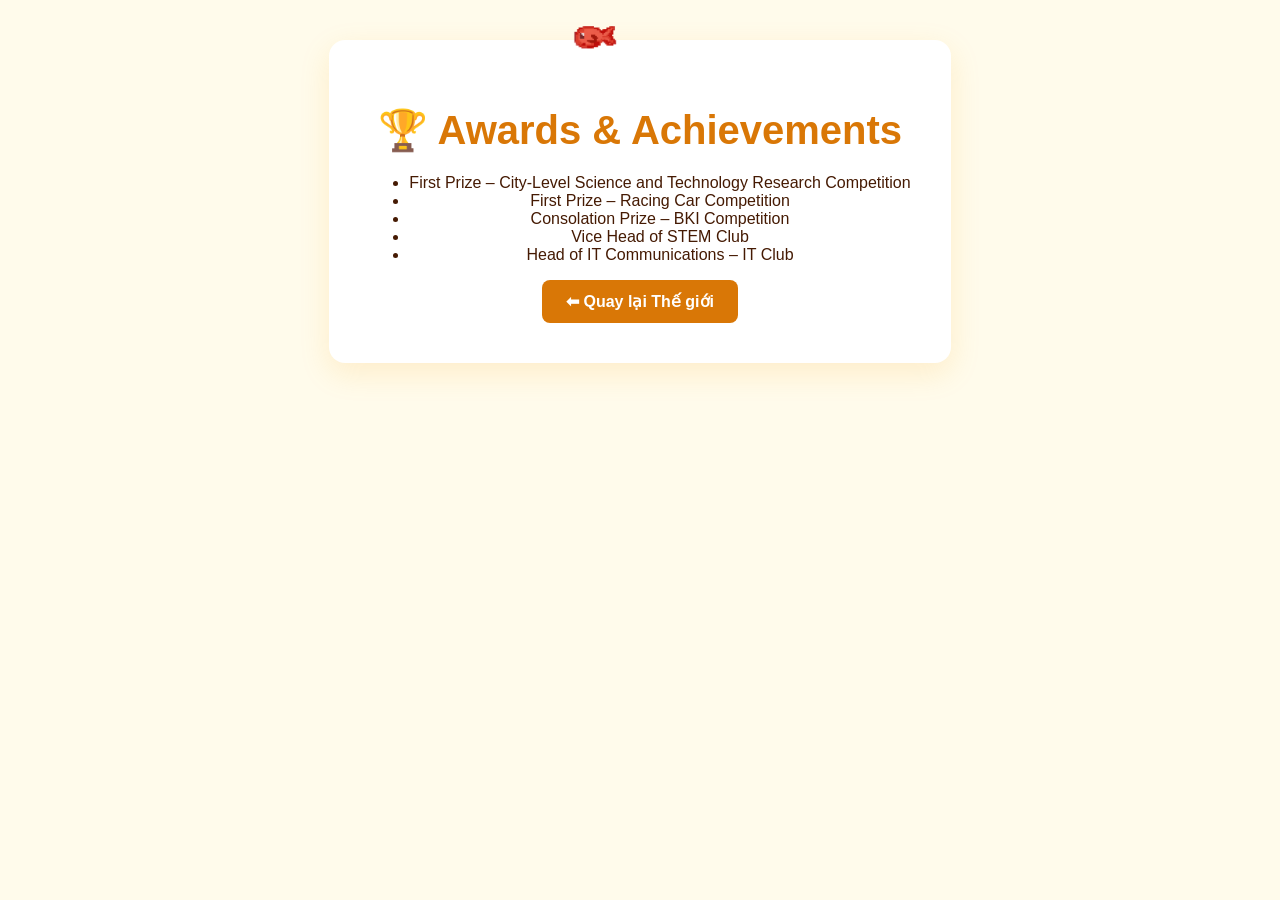
<file: awards.html>
<!DOCTYPE html>
<html lang="vi">
<head>
    <meta charset="UTF-8">
    <meta name="viewport" content="width=device-width, initial-scale=1.0">
    <title>Awards - Mai's World</title>
    <style>
        *, *::before, *::after, body { cursor: none !important; }
        .fish-cursor { position: fixed; width: 90px; height: auto; pointer-events: none; z-index: 9999; transform: translate(-50%, -50%); transition: transform 0.05s ease-out; }
        body { font-family: 'Segoe UI', sans-serif; background-color: #fffbeb; color: #451a03; margin: 0; padding: 40px 20px; display: flex; flex-direction: column; align-items: center; }
        .container { max-width: 800px; background: white; padding: 40px; border-radius: 16px; box-shadow: 0 10px 30px rgba(245, 158, 11, 0.15); text-align: center; }
        h1 { color: #d97706; font-size: 2.5rem; margin-bottom: 20px; }
        .project-img { width: 100%; max-height: 400px; object-fit: cover; border-radius: 12px; margin-bottom: 25px; }
        p { font-size: 1.1rem; line-height: 1.8; color: #78350f; text-align: justify; margin-bottom: 30px; }
        .video-container { position: relative; padding-bottom: 56.25%; height: 0; overflow: hidden; border-radius: 12px; margin-bottom: 30px; }
        .video-container iframe { position: absolute; top: 0; left: 0; width: 100%; height: 100%; border: 0; }
        .back-btn { display: inline-block; padding: 12px 24px; background: #d97706; color: white; text-decoration: none; border-radius: 8px; font-weight: bold; transition: 0.3s; }
        .back-btn:hover { background: #b45309; transform: translateY(-2px); }
    </style>
</head>
<body>
    <img src="assets/avatar.png" class="fish-cursor" id="fishCursor">
    <div class="container">
        <h1>🏆 Awards & Achievements</h1>
    <ul>
        <li>First Prize – City-Level Science and Technology Research Competition</li>
        <li>First Prize – Racing Car Competition</li>
        <li>Consolation Prize – BKI Competition</li>
        <li>Vice Head of STEM Club</li>
        <li>Head of IT Communications – IT Club</li>
    </ul>
        <a href="index.html" class="back-btn">⬅ Quay lại Thế giới</a>
    </div>
    <script>
        const fish = document.getElementById('fishCursor'); let lastX = 0;
        document.addEventListener('mousemove', (e) => {
            fish.style.left = e.clientX + 'px'; fish.style.top = e.clientY + 'px';
            if (e.clientX < lastX) fish.style.transform = 'translate(-50%, -50%) scaleX(-1)';
            else if (e.clientX > lastX) fish.style.transform = 'translate(-50%, -50%) scaleX(1)';
            lastX = e.clientX;
        });
    </script>
</body>
</html>
</file>
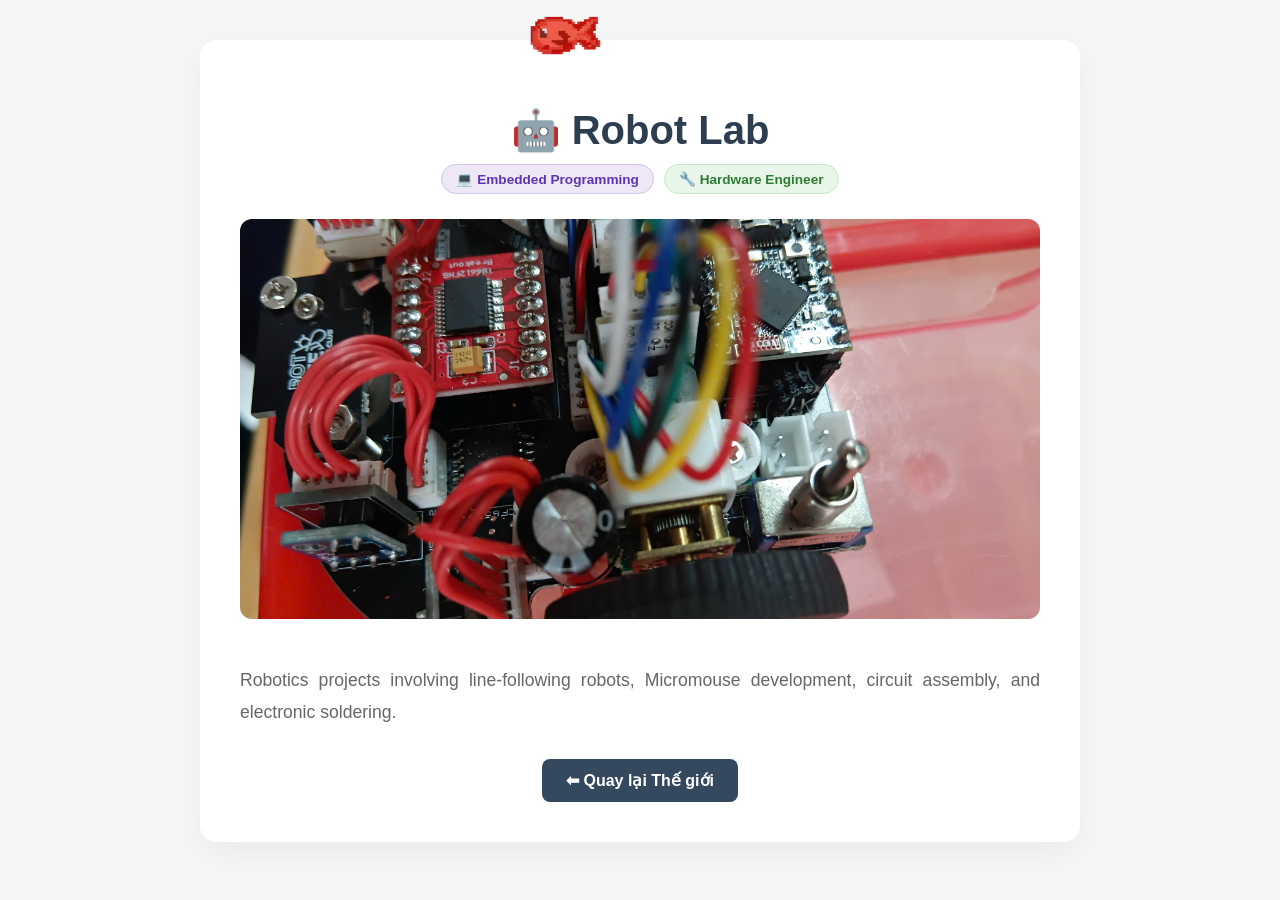
<file: robot.html>
<!DOCTYPE html>
<html lang="vi">
<head>
    <meta charset="UTF-8">
    <meta name="viewport" content="width=device-width, initial-scale=1.0">
    <title>Robot Lab - Mai's World</title>
    <style>
        /* --- ĐOẠN MỚI THÊM: ẨN CHUỘT VÀ TẠO HÌNH CON CÁ --- */
        *, *::before, *::after, body {
            cursor: none !important; /* Ẩn hoàn toàn chuột mặc định */
        }
        .fish-cursor {
            position: fixed;
            width: 150px; /* Độ rộng của con cá */
            height: auto;
            pointer-events: none; /* Tránh cản trở việc click nút bấm */
            z-index: 9999; /* Luôn nổi lên trên cùng */
            transform: translate(-50%, -50%); /* Căn giữa tâm con cá vào đầu chuột */
            transition: transform 0.05s ease-out; /* Tạo độ mượt nhẹ khi cá bơi theo */
        }
        /* ------------------------------------------------ */

        body {
            font-family: 'Segoe UI', Tahoma, Geneva, Verdana, sans-serif;
            background-color: #f4f7f6;
            color: #333;
            margin: 0;
            padding: 40px 20px;
            display: flex;
            flex-direction: column;
            align-items: center;
        }
        .container {
            max-width: 800px;
            background: white;
            padding: 40px;
            border-radius: 16px;
            box-shadow: 0 10px 30px rgba(0,0,0,0.05);
            text-align: center;
        }
        h1 {
            color: #2c3e50;
            font-size: 2.5rem;
            margin-bottom: 20px;
        }
        .project-img {
            width: 100%;
            max-height: 400px;
            object-fit: cover;
            border-radius: 12px;
            margin-bottom: 25px;
        }
        p {
            font-size: 1.1rem;
            line-height: 1.8;
            color: #666;
            text-align: justify;
            margin-bottom: 30px;
        }
        .video-container {
            position: relative;
            padding-bottom: 56.25%;
            height: 0;
            overflow: hidden;
            border-radius: 12px;
            box-shadow: 0 5px 15px rgba(0,0,0,0.1);
            margin-bottom: 30px;
        }
        .video-container iframe {
            position: absolute;
            top: 0;
            left: 0;
            width: 100%;
            height: 100%;
            border: 0;
        }
        .back-btn {
            display: inline-block;
            padding: 12px 24px;
            background: #34495e;
            color: white;
            text-decoration: none;
            border-radius: 8px;
            font-weight: bold;
            transition: 0.3s;
        }
        .back-btn:hover {
            background: #2c3e50;
            transform: translateY(-2px);
        }
    </style>
</head>
<body>

    <!-- THẺ CON CÁ (Đổi assets/mat.jpg thành link ảnh con cá chuẩn của bạn nếu cần) -->
    <img src="assets/avatar.png" class="fish-cursor" id="fishCursor">

    <div class="container">
        <h1>🤖 Robot Lab</h1>
        <div style="display: flex; justify-content: center; gap: 10px; margin: -10px 0 25px 0; flex-wrap: wrap;">
            <span style="background: #ede7f6; color: #5e35b1; padding: 6px 14px; border-radius: 20px; font-size: 0.85rem; font-weight: bold; border: 1px solid #d1c4e9;">💻 Embedded Programming</span>
            <span style="background: #e8f5e9; color: #2e7d32; padding: 6px 14px; border-radius: 20px; font-size: 0.85rem; font-weight: bold; border: 1px solid #c8e6c9;">🔧 Hardware Engineer</span>
        </div>
        <img class="project-img" src="assets/xemohinh.jpg" alt="Robot Lab">
        <p>
            Robotics projects involving line-following robots, Micromouse development, circuit assembly, and electronic soldering.
        </p>
        <a href="index.html" class="back-btn">⬅ Quay lại Thế giới</a>
    </div>

    <!-- ĐOẠN SCRIPT ĐIỀU KHIỂN CÁ CHẠY THEO CHUỘT -->
    <script>
        const fish = document.getElementById('fishCursor');
        let lastX = 0;

        document.addEventListener('mousemove', (e) => {
            // Cập nhật vị trí cá theo tọa độ chuột
            fish.style.left = e.clientX + 'px';
            fish.style.top = e.clientY + 'px';

            // Xoay đầu cá sang trái/phải dựa theo hướng di chuyển của chuột
            if (e.clientX < lastX) {
                fish.style.transform = 'translate(-50%, -50%) scaleX(-1)'; // Quay đầu sang trái
            } else if (e.clientX > lastX) {
                fish.style.transform = 'translate(-50%, -50%) scaleX(1)';  // Quay đầu sang phải
            }
            lastX = e.clientX;
        });
    </script>
</body>
</html>
</file>
<file: style.css>
/* ==========================================================
                MAI'S WORLD PORTFOLIO
========================================================== */

/* ================= GOOGLE FONT ================= */

@import url('https://fonts.googleapis.com/css2?family=Quicksand:wght@400;600;700&display=swap');

/* ================= COLOR ================= */

:root{

    --sky:#CBEAFF;

    --blue:#73B8FF;

    --grass:#A8E6A3;

    --pink:#FFD7EA;

    --yellow:#FFE97D;

    --white:#FFFFFF;

    --dark:#3A4256;

    --shadow:0px 12px 30px rgba(0,0,0,.15);

}

/* ================= RESET ================= */

*{

    margin:0;

    padding:0;

    box-sizing:border-box;

    font-family:"Quicksand",sans-serif;

}

html{

    scroll-behavior:smooth;

}

body{

    overflow-x:hidden;

    background:linear-gradient(

    180deg,

    #bde8ff 0%,

    #d9f3ff 35%,

    #eefcff 100%

    );

    color:var(--dark);

}
/* ================= LOADING ================= */

#loading-screen{

    position:fixed;

    width:100%;

    height:100vh;

    background:#fff;

    display:flex;

    flex-direction:column;

    justify-content:center;

    align-items:center;

    z-index:9999;

}

.loading-bar{

    width:320px;

    height:20px;

    background:#ddd;

    border-radius:30px;

    overflow:hidden;

    margin-top:30px;

}

.progress{

    width:0%;

    height:100%;

    background:linear-gradient(90deg,#73B8FF,#FFD7EA);

}
/* =========================================================
   GIAO DIỆN NÚT NHẠC (MUSIC BUTTON) - STYLE PASTEL
   ========================================================= */

#music-btn {
    position: fixed;
    top: 60px;
    right: 20px;
    
    /* Ép nổi lên trên cùng, con cá (.avatar có z-index 999) sẽ không cản được chuột */
    z-index: 10000; 
    
    /* Kích thước và khoảng cách */
    padding: 12px 20px;
    min-width: 140px;
    
    /* Phông chữ dễ thương đồng bộ */
    font-family: 'Quicksand', 'Segoe UI', sans-serif;
    font-size: 0.95rem;
    font-weight: 700;
    text-align: center;
    
    /* Giao diện mặc định (Trạng thái TẮT - OFF) */
    background-color: #fff0ed;
    color: #ff7666;
    border: 2px solid #ffe0d8;
    border-radius: 30px;
    
    /* Hiệu ứng con trỏ và chuyển cảnh mượt mà */
    cursor: pointer;
    box-shadow: 0 6px 15px rgba(255, 118, 102, 0.08);
    transition: all 0.3s cubic-bezier(0.25, 0.8, 0.25, 1);
}

/* Hiệu ứng khi di chuột qua nút nhạc */
#music-btn:hover {
    background-color: #ffe0d8;
    color: #ff5240;
    transform: translateY(-2px);
    box-shadow: 0 8px 20px rgba(255, 118, 102, 0.15);
}

/* Hiệu ứng khi ấn chuột xuống (Click) */
#music-btn:active {
    transform: translateY(1px);
    box-shadow: 0 3px 10px rgba(255, 118, 102, 0.1);
}

/* GIAO DIỆN KHI NHẠC ĐANG BẬT (Trạng thái BẬT - ON) */
#music-btn.playing {
    background-color: #ff7666;
    color: #ffffff;
    border-color: #ff7666;
    box-shadow: 0 0 20px rgba(255, 118, 102, 0.35);
    animation: musicPulse 2s infinite ease-in-out;
}

#music-btn.playing:hover {
    background-color: #ff5240;
    border-color: #ff5240;
}

/* =========================================================
   HIỆU ỨNG ĐẬP NHẸ THEO NHỊP (ANIMATION) KHI NHẠC ĐANG PHÁT
   ========================================================= */
@keyframes musicPulse {
    0% {
        transform: scale(1);
        box-shadow: 0 0 15px rgba(255, 118, 102, 0.3);
    }
    50% {
        transform: scale(1.04);
        box-shadow: 0 0 25px rgba(255, 118, 102, 0.5);
    }
    100% {
        transform: scale(1);
        box-shadow: 0 0 15px rgba(255, 118, 102, 0.3);
    }
}
/* ================= SKY ================= */

.sky{

    position:fixed;

    width:100%;

    height:100vh;

    top:0;

    left:0;

    overflow:hidden;

    z-index:-1;

}
.cloud{

    position:absolute;

    background:white;

    border-radius:100px;

    opacity:.8;

}

.cloud::before{

    content:"";

    position:absolute;

    background:white;

    border-radius:100px;

}

.cloud::after{

    content:"";

    position:absolute;

    background:white;

    border-radius:100px;

}

.cloud1{

    width:150px;

    height:55px;

    top:100px;

    left:-200px;

    animation:cloudMove 45s linear infinite;

}

.cloud1::before{

    width:70px;

    height:70px;

    top:-30px;

    left:20px;

}

.cloud1::after{

    width:60px;

    height:60px;

    top:-20px;

    right:20px;

}
.cloud2{

    width:190px;

    height:70px;

    top:220px;

    left:-300px;

    animation:cloudMove 60s linear infinite;

}

.cloud2::before{

    width:90px;

    height:90px;

    left:20px;

    top:-30px;

}

.cloud2::after{

    width:70px;

    height:70px;

    right:20px;

    top:-20px;

}
.cloud3{

    width:120px;

    height:50px;

    top:70px;

    left:-150px;

    animation:cloudMove 35s linear infinite;

}

.cloud3::before{

    width:50px;

    height:50px;

    left:15px;

    top:-20px;

}

.cloud3::after{

    width:40px;

    height:40px;

    right:15px;

    top:-15px;

}
@keyframes cloudMove{

    from{

        transform:translateX(0);

    }

    to{

        transform:translateX(170vw);

    }

}
/* ================= HERO ================= */

#hero{

    min-height:100vh;

    display:flex;

    flex-direction:column;

    justify-content:center;

    align-items:center;

    text-align:center;

}

#hero h1{

    font-size:70px;

}

#hero span{

    color:#5E9BFF;

}

#hero p{

    margin-top:20px;

    font-size:24px;

}
#startBtn{

    margin-top:50px;

    border:none;

    padding:20px 45px;

    border-radius:50px;

    font-size:22px;

    cursor:pointer;

    background:#73B8FF;

    color:white;

    transition:.3s;

    box-shadow:var(--shadow);

}

#startBtn:hover{

    transform:scale(1.08);

}
/* ================= CHARACTER ================= */

.avatar{

    width:200px;

    margin:auto;

}

.avatar img{
    width: 100%;
    max-width: 220px; /* Chỉnh con số này nhỏ lại (ví dụ: 220px) để ảnh nhỏ đi theo ý bạn */
    transition: .4s; /* Giữ lại hiệu ứng mượt mà khi di chuột vào ảnh */
    filter: drop-shadow(0 20px 25px rgba(0,0,0,.15));

    animation:float 3s ease-in-out infinite;

}
@keyframes float{

0%{

transform:translateY(0);

}

50%{

transform:translateY(-15px);

}

100%{

transform:translateY(0);

}

}
/* ===========================
        WORLD SECTION
=========================== */

#world{

    padding:120px 8%;

    text-align:center;

}

#world h2{

    font-size:48px;

    margin-bottom:70px;

}

.map{

    display:grid;

    grid-template-columns:repeat(3,1fr);

    gap:45px;

    max-width:1200px;

    margin:auto;

}

/* ===========================
        BUILDING CARD
=========================== */

.building{

    background:white;

    border-radius:30px;

    padding:45px;

    cursor:pointer;

    transition:.35s;

    box-shadow:0 12px 25px rgba(0,0,0,.08);

    position:relative;

    overflow:hidden;

}

.building::before{

    content:"";

    position:absolute;

    width:150px;

    height:150px;

    background:rgba(255,255,255,.3);

    border-radius:50%;

    top:-70px;

    right:-70px;

}

.building:hover{

    transform:translateY(-15px) scale(1.05);

    box-shadow:0 25px 40px rgba(0,0,0,.15);

}

.building{

    font-size:70px;

}

.building h3{

    margin-top:20px;

    font-size:26px;

    color:#3A4256;

}

.building:nth-child(1){

    background:#FFE8F3;

}

.building:nth-child(2){

    background:#DDF2FF;

}

.building:nth-child(3){

    background:#DFFFE1;

}

.building:nth-child(4){

    background:#FFF5CF;

}

.building:nth-child(5){

    background:#EADFFF;

}

.building:nth-child(6){

    background:#FFDCCB;

}

/* ===========================
          ABOUT
=========================== */

#about{

    padding:5px 10%;

}

#about h2{

    text-align:center;

    font-size:50px;

    margin-bottom:60px;

}

.about-container{

    display:flex;

    align-items:center;

    justify-content:space-between;

    gap:80px;

}

.left{

    flex:1;

}

.left img {
    width: 100%;
    max-width: 320px; /* Chỉnh con số này nhỏ lại (ví dụ: 220px) để ảnh nhỏ đi theo ý bạn */
    transition: .4s; /* Giữ lại hiệu ứng mượt mà khi di chuột vào ảnh */
    filter: drop-shadow(0 20px 25px rgba(0,0,0,.15));
}

.right{

    flex:1;

}

.right h3{

    font-size:40px;

    margin-bottom:25px;

}

.right p{

    line-height:1.8;

    font-size:20px;

}

.right ul{

    margin-top:35px;

    list-style:none;

}

.right li{

    font-size:20px;

    padding:12px 0;

}

/* ===========================
        SKILLS
=========================== */

#skills{

    padding:120px 8%;

    text-align:center;

}

#skills h2{

    font-size:50px;

    margin-bottom:70px;

}

.skill-tree{

    display:flex;

    flex-wrap:wrap;

    justify-content:center;

    gap:35px;

}

.node{

    padding:22px 35px;

    background:white;

    border-radius:40px;

    font-weight:bold;

    font-size:22px;

    cursor:pointer;

    transition:.3s;

    box-shadow:0 8px 18px rgba(0,0,0,.08);

}

.node:hover{

    transform:scale(1.12);

    background:#73B8FF;

    color:white;

}

/* ===========================
          FOOTER
=========================== */

footer{

    margin-top:100px;

    background:#73B8FF;

    color:white;

    padding:35px;

    text-align:center;

    font-size:20px;

}

/* ===========================
      SCROLLBAR
=========================== */

::-webkit-scrollbar{

    width:12px;

}

::-webkit-scrollbar-thumb{

    background:#73B8FF;

    border-radius:20px;

}

::-webkit-scrollbar-track{

    background:#F7F7F7;

}

/* ===========================
        RESPONSIVE
=========================== */

@media(max-width:1000px){

.map{

grid-template-columns:1fr 1fr;

}

.about-container{

flex-direction:column;

text-align:center;

}

}

@media(max-width:700px){

#hero h1{

font-size:45px;

}

.map{

grid-template-columns:1fr;

}

#world h2{

font-size:38px;

}

#skills h2{

font-size:38px;

}

#about h2{

font-size:38px;

}

.node{

font-size:18px;

padding:18px 28px;

}

}
/* ==========================================================
                    GAME FEEL EFFECTS
========================================================== */

/* ===========================
        SECTION TITLE
=========================== */

section h2{

    position:relative;

    display:inline-block;
    margin-bottom:60px;

}

section h2::after{

    content:"";

    position:absolute;

    width:70%;

    height:6px;

    left:15%;

    bottom:-12px;

    border-radius:20px;

    background:linear-gradient(
        90deg,
        #73B8FF,
        #FFD7EA
    );

}

/* ===========================
        CARD FLOAT
=========================== */

.building{

    animation:cardFloat 5s ease-in-out infinite;

}

.building:nth-child(2){

    animation-delay:.4s;

}

.building:nth-child(3){

    animation-delay:.8s;

}

.building:nth-child(4){

    animation-delay:1.2s;

}

.building:nth-child(5){

    animation-delay:1.6s;

}

.building:nth-child(6){

    animation-delay:2s;

}

@keyframes cardFloat{

    0%{

        transform:translateY(0px);

    }

    50%{

        transform:translateY(-10px);

    }

    100%{

        transform:translateY(0px);

    }

}

/* ===========================
        SHINY CARD
=========================== */

.building::after{

    content:"";

    position:absolute;

    top:-100%;

    left:-100%;

    width:80%;

    height:300%;

    background:rgba(255,255,255,.35);

    transform:rotate(25deg);

    transition:.8s;

}

.building:hover::after{

    left:150%;

}

/* ===========================
        BUTTON
=========================== */

#startBtn{

    position:relative;

    overflow:hidden;

}

#startBtn::before{

    content:"";

    position:absolute;

    width:40px;

    height:220%;

    background:white;

    opacity:.3;

    left:-60px;

    top:-40px;

    transform:rotate(25deg);

}

#startBtn:hover::before{

    animation:buttonLight .7s linear;

}

@keyframes buttonLight{

    from{

        left:-60px;

    }

    to{

        left:150%;

    }

}

/* ===========================
        TITLE
=========================== */

#hero h1{

    animation:titleFloat 3s ease-in-out infinite;

}

@keyframes titleFloat{

    0%{

        transform:translateY(0);

    }

    50%{

        transform:translateY(-8px);

    }

    100%{

        transform:translateY(0);

    }

}

/* ===========================
        BACKGROUND GLOW
=========================== */

body::before{

    content:"";

    position:fixed;

    width:700px;

    height:700px;

    border-radius:50%;

    background:rgba(255,255,255,.25);

    top:-250px;

    right:-150px;

    filter:blur(80px);

    z-index:-2;

}

body::after{

    content:"";

    position:fixed;

    width:600px;

    height:600px;

    border-radius:50%;

    background:rgba(255,215,234,.25);

    bottom:-250px;

    left:-150px;

    filter:blur(100px);

    z-index:-2;

}

/* ===========================
        SKILL NODE
=========================== */

.node{

    position:relative;

    overflow:hidden;

}

.node::before{

    content:"";

    position:absolute;

    width:0;

    height:0;

    border-radius:50%;

    background:rgba(255,255,255,.3);

    transition:.4s;

    left:50%;

    top:50%;

    transform:translate(-50%,-50%);

}

.node:hover::before{

    width:220px;

    height:220px;

}

/* ===========================
        ABOUT IMAGE
=========================== */

.left img{

    transition:.4s;

    filter:drop-shadow(0 20px 25px rgba(0,0,0,.15));

}

.left img:hover{

    transform:rotate(-3deg) scale(1.04);

}

/* ===========================
        FOOTER
=========================== */

footer{

    position:relative;

    overflow:hidden;

}

footer::before{

    content:"";

    position:absolute;

    width:180px;

    height:180px;

    background:rgba(255,255,255,.15);

    border-radius:50%;

    top:-90px;

    right:-50px;

}
#particles{

    position:fixed;

    top:0;
    left:0;

    width:100%;
    height:100vh;

    pointer-events:none;

    z-index:1;

}
.sky{

    z-index:-3;

}

#hero, #world, #about, #skills{

    position:relative;

    z-index:2;

}
body{

    position:relative;

}

/* glow layer chính giữa */

body::before{

    content:"";

    position:fixed;

    width:800px;

    height:800px;

    background:radial-gradient(
        circle,
        rgba(115,184,255,.25),
        transparent 60%
    );

    top:-200px;
    right:-200px;

    filter:blur(60px);

    z-index:-2;

}

/* glow phụ */

body::after{

    content:"";

    position:fixed;

    width:700px;

    height:700px;

    background:radial-gradient(
        circle,
        rgba(255,215,234,.25),
        transparent 60%
    );

    bottom:-250px;
    left:-200px;

    filter:blur(70px);

    z-index:-2;

}
@keyframes floatSoft{

    0%{
        transform:translateY(0px);
    }

    50%{
        transform:translateY(-12px);
    }

    100%{
        transform:translateY(0px);
    }

}
.cloud{

    animation-timing-function:linear;

}

/* thêm dao động nhẹ */

.cloud1,
.cloud2,
.cloud3{

    animation:cloudMove 60s linear infinite,
               floatSoft 6s ease-in-out infinite;

}
.building,
.node,
#startBtn{

    will-change:transform;

}
/* body{

    cursor:none;

} */

.cursor{

    position:fixed;

    width:18px;
    height:18px;

    border-radius:50%;

    background:rgba(115,184,255,.7);

    pointer-events:none;

    transform:translate(-50%,-50%);

    box-shadow:0 0 15px rgba(115,184,255,.6);

    z-index:9999;

}
section{

    transition:all .6s ease;

}
/* Thêm định dạng cho các hạt lấp lánh */
.sparkle {
    position: absolute;
    width: 6px;
    height: 6px;
    background: #FFE97D;
    border-radius: 50%;
    box-shadow: 0 0 10px #FFE97D;
    pointer-events: none;
    animation: fadeParticle 3s ease-in-out infinite;
}

@keyframes fadeParticle {
    0% { transform: scale(0); opacity: 0; }
    50% { opacity: 1; }
    100% { transform: scale(1.5); opacity: 0; }
}
/* ==========================================================
            HIỆU ỨNG MŨI TÊN CHỈ VÀO NHÂN VẬT
========================================================== */

/* Đặt khối avatar làm gốc tọa độ relative để các thành phần con bám theo */
.avatar {
    position: relative;
}

/* Định vị khối mũi tên và chữ nằm phía trên avatar */
.player-pointer {
    position: absolute;
    top: -5px; /* Đẩy lên trên đầu con cá */
    left: 50%;
    transform: translateX(-50%);
    display: flex;
    flex-direction: column;
    align-items: center;
    justify-content: center;
    pointer-events: none; /* Tránh cản trở việc click chuột */
    z-index: 1000;
    
    /* Thêm hiệu ứng nhấp nhô lơ lửng giống trong game */
    animation: arrowFloat 1.5s ease-in-out infinite; 
}

/* Định dạng dòng chữ "it's you!" */
.pointer-text {
    background: #FFE97D; /* Màu vàng cá tính giống như ảnh thiết kế */
    color: #3A4256;
    padding: 4px 10px;
    border-radius: 8px;
    font-weight: bold;
    font-size: 14px;
    white-space: nowrap;
    box-shadow: 0 4px 10px rgba(0, 0, 0, 0.15);
    border: 2px solid #3A4256; /* Viền đen tạo độ tương phản nịnh mắt */
}

/* Định dạng emoji mũi tên */
.pointer-arrow {
    font-size: 20px;
    margin-top: -2px;
    text-shadow: 0 2px 5px rgba(0,0,0,0.2);
}

/* Định nghĩa hiệu ứng hoạt họa nhấp nhô */
@keyframes arrowFloat {
    0% {
        transform: translate(-50%, 0);
    }
    50% {
        transform: translate(-50%, -8px); /* Nhấc nhẹ lên 8px */
    }
    100% {
        transform: translate(-50%, 0);
    }
}
/* Ẩn con trỏ chuột mặc định trên TOÀN BỘ các phần tử của trang web */
*, *::before, *::after, body, #world, .map, .building, #music-btn, #startBtn {
    cursor: none !important;
}

/* Đảm bảo con cá không cản trở việc bạn bấm phím Space hay tương tác */
.avatar {
    pointer-events: none;
}
/* Khung chi tiết mặc định sẽ ẩn */
.interactive-details {
    max-height: 0;
    overflow: hidden;
    opacity: 0;
    transition: max-height 0.5s ease, opacity 0.3s ease;
}

/* Khi hộp có class .active (được con cá kích hoạt bằng Space), khung này sẽ bung ra */
.interactive-box.active .interactive-details,
.pastel-box.active .interactive-details {
    max-height: 1000px; /* Chiều cao thoải mái để hiện hết chữ */
    opacity: 1;
    margin-top: 15px;
}
</file>
